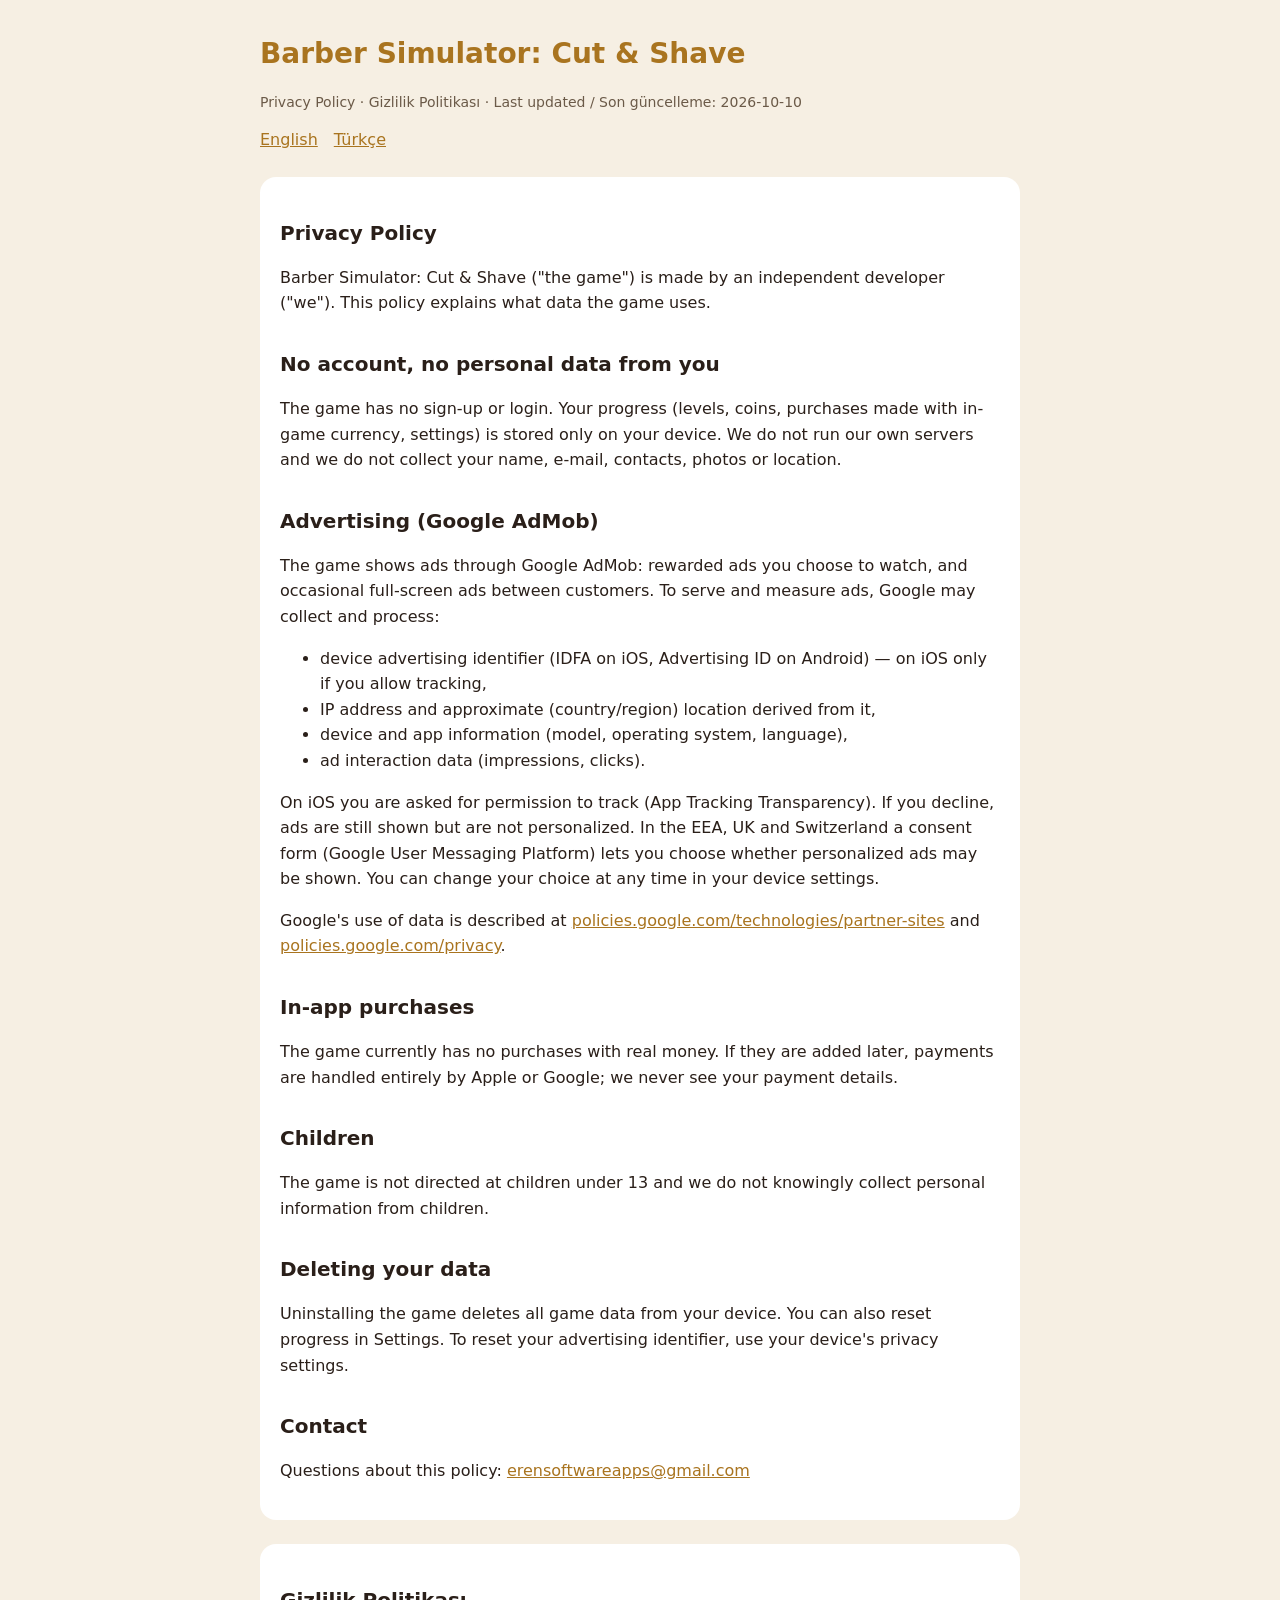
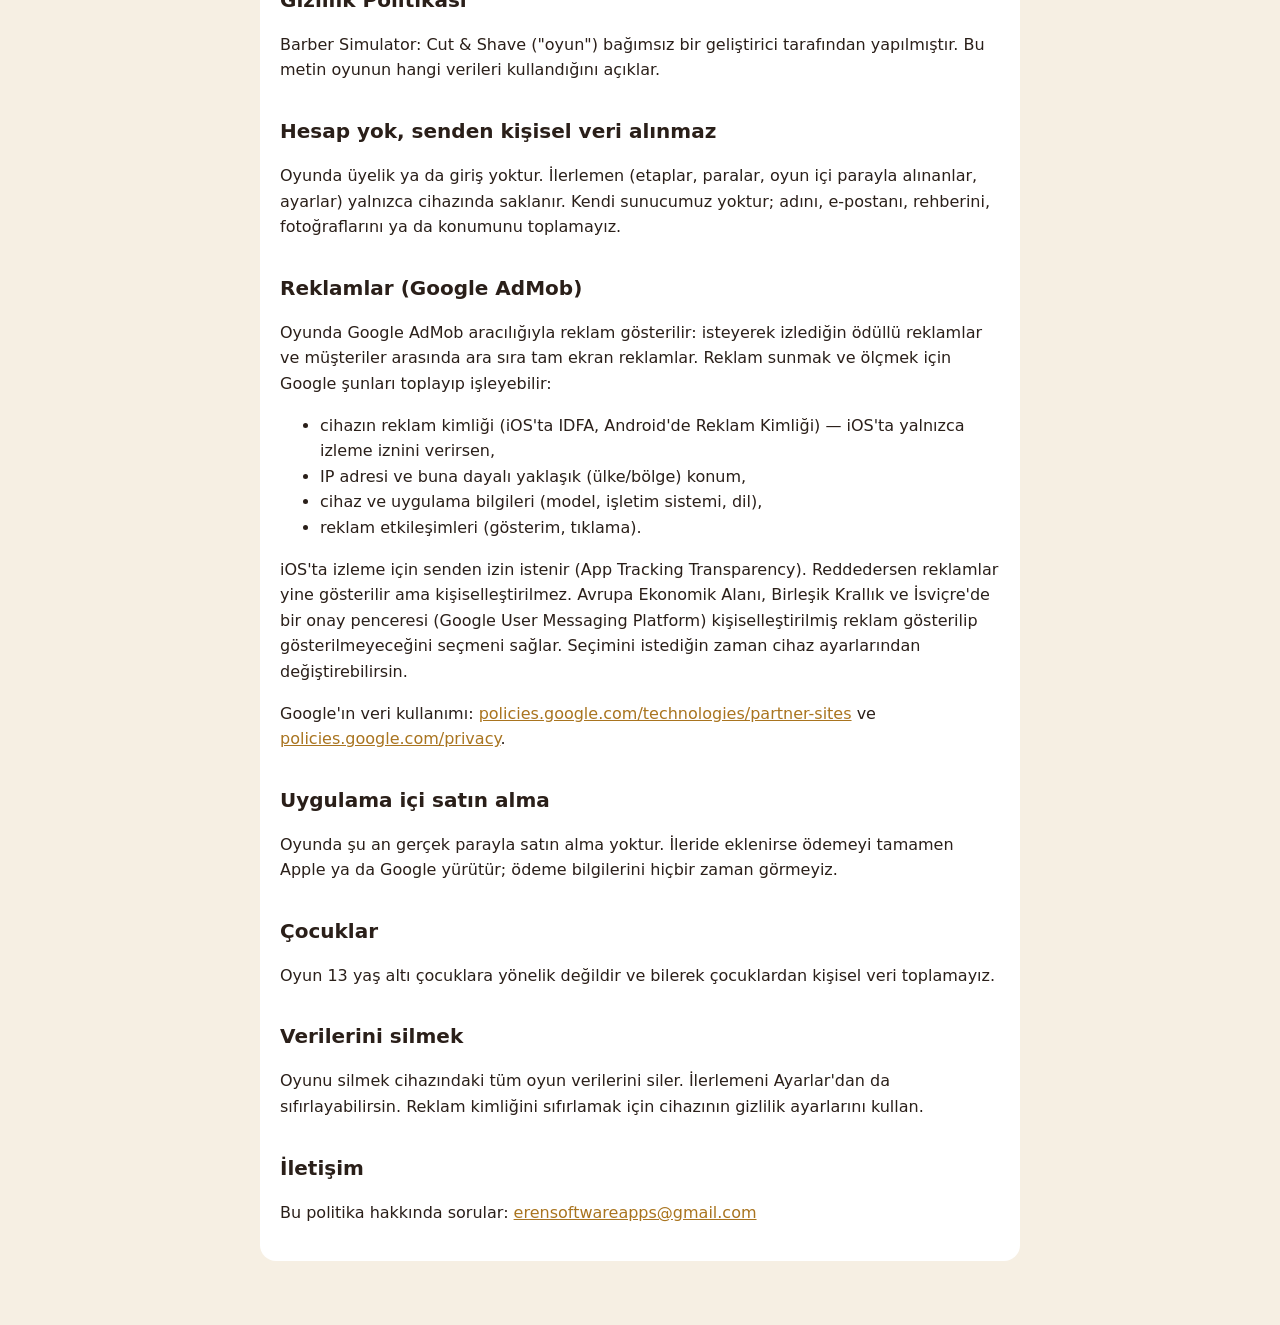
<file: index.html>
<!doctype html>
<html lang="en">
<head>
<meta charset="utf-8">
<meta name="viewport" content="width=device-width, initial-scale=1">
<title>Barber Simulator — Privacy Policy</title>
<style>
  :root { --bg:#1c1511; --card:#2a1f19; --text:#f3e7d3; --muted:#c4b29c; --gold:#dda53c; }
  @media (prefers-color-scheme: light) {
    :root { --bg:#f6efe3; --card:#ffffff; --text:#2a1f19; --muted:#6b5a48; --gold:#a9741f; }
  }
  body { margin:0; background:var(--bg); color:var(--text);
         font:16px/1.6 -apple-system, system-ui, "Segoe UI", Roboto, sans-serif; }
  main { max-width:760px; margin:0 auto; padding:32px 16px 64px; }
  h1 { color:var(--gold); margin:0 0 4px; font-size:28px; }
  h2 { margin:32px 0 8px; font-size:20px; }
  section { background:var(--card); border-radius:16px; padding:8px 20px 20px; margin-top:24px; }
  .muted { color:var(--muted); font-size:14px; }
  a { color:var(--gold); }
  nav a { margin-right:16px; }
</style>
</head>
<body>
<main>
  <h1>Barber Simulator: Cut &amp; Shave</h1>
  <p class="muted">Privacy Policy · Gizlilik Politikası · Last updated / Son güncelleme: 2026-10-10</p>
  <nav><a href="#en">English</a><a href="#tr">Türkçe</a></nav>

  <section id="en">
    <h2>Privacy Policy</h2>
    <p>Barber Simulator: Cut &amp; Shave ("the game") is made by an independent developer ("we"). This policy explains what data the game uses.</p>

    <h2>No account, no personal data from you</h2>
    <p>The game has no sign-up or login. Your progress (levels, coins, purchases made with in-game currency, settings) is stored only on your device. We do not run our own servers and we do not collect your name, e-mail, contacts, photos or location.</p>

    <h2>Advertising (Google AdMob)</h2>
    <p>The game shows ads through Google AdMob: rewarded ads you choose to watch, and occasional full-screen ads between customers. To serve and measure ads, Google may collect and process:</p>
    <ul>
      <li>device advertising identifier (IDFA on iOS, Advertising ID on Android) — on iOS only if you allow tracking,</li>
      <li>IP address and approximate (country/region) location derived from it,</li>
      <li>device and app information (model, operating system, language),</li>
      <li>ad interaction data (impressions, clicks).</li>
    </ul>
    <p>On iOS you are asked for permission to track (App Tracking Transparency). If you decline, ads are still shown but are not personalized. In the EEA, UK and Switzerland a consent form (Google User Messaging Platform) lets you choose whether personalized ads may be shown. You can change your choice at any time in your device settings.</p>
    <p>Google's use of data is described at <a href="https://policies.google.com/technologies/partner-sites">policies.google.com/technologies/partner-sites</a> and <a href="https://policies.google.com/privacy">policies.google.com/privacy</a>.</p>

    <h2>In-app purchases</h2>
    <p>The game currently has no purchases with real money. If they are added later, payments are handled entirely by Apple or Google; we never see your payment details.</p>

    <h2>Children</h2>
    <p>The game is not directed at children under 13 and we do not knowingly collect personal information from children.</p>

    <h2>Deleting your data</h2>
    <p>Uninstalling the game deletes all game data from your device. You can also reset progress in Settings. To reset your advertising identifier, use your device's privacy settings.</p>

    <h2>Contact</h2>
    <p>Questions about this policy: <a href="mailto:erensoftwareapps@gmail.com">erensoftwareapps@gmail.com</a></p>
  </section>

  <section id="tr">
    <h2>Gizlilik Politikası</h2>
    <p>Barber Simulator: Cut &amp; Shave ("oyun") bağımsız bir geliştirici tarafından yapılmıştır. Bu metin oyunun hangi verileri kullandığını açıklar.</p>

    <h2>Hesap yok, senden kişisel veri alınmaz</h2>
    <p>Oyunda üyelik ya da giriş yoktur. İlerlemen (etaplar, paralar, oyun içi parayla alınanlar, ayarlar) yalnızca cihazında saklanır. Kendi sunucumuz yoktur; adını, e-postanı, rehberini, fotoğraflarını ya da konumunu toplamayız.</p>

    <h2>Reklamlar (Google AdMob)</h2>
    <p>Oyunda Google AdMob aracılığıyla reklam gösterilir: isteyerek izlediğin ödüllü reklamlar ve müşteriler arasında ara sıra tam ekran reklamlar. Reklam sunmak ve ölçmek için Google şunları toplayıp işleyebilir:</p>
    <ul>
      <li>cihazın reklam kimliği (iOS'ta IDFA, Android'de Reklam Kimliği) — iOS'ta yalnızca izleme iznini verirsen,</li>
      <li>IP adresi ve buna dayalı yaklaşık (ülke/bölge) konum,</li>
      <li>cihaz ve uygulama bilgileri (model, işletim sistemi, dil),</li>
      <li>reklam etkileşimleri (gösterim, tıklama).</li>
    </ul>
    <p>iOS'ta izleme için senden izin istenir (App Tracking Transparency). Reddedersen reklamlar yine gösterilir ama kişiselleştirilmez. Avrupa Ekonomik Alanı, Birleşik Krallık ve İsviçre'de bir onay penceresi (Google User Messaging Platform) kişiselleştirilmiş reklam gösterilip gösterilmeyeceğini seçmeni sağlar. Seçimini istediğin zaman cihaz ayarlarından değiştirebilirsin.</p>
    <p>Google'ın veri kullanımı: <a href="https://policies.google.com/technologies/partner-sites">policies.google.com/technologies/partner-sites</a> ve <a href="https://policies.google.com/privacy">policies.google.com/privacy</a>.</p>

    <h2>Uygulama içi satın alma</h2>
    <p>Oyunda şu an gerçek parayla satın alma yoktur. İleride eklenirse ödemeyi tamamen Apple ya da Google yürütür; ödeme bilgilerini hiçbir zaman görmeyiz.</p>

    <h2>Çocuklar</h2>
    <p>Oyun 13 yaş altı çocuklara yönelik değildir ve bilerek çocuklardan kişisel veri toplamayız.</p>

    <h2>Verilerini silmek</h2>
    <p>Oyunu silmek cihazındaki tüm oyun verilerini siler. İlerlemeni Ayarlar'dan da sıfırlayabilirsin. Reklam kimliğini sıfırlamak için cihazının gizlilik ayarlarını kullan.</p>

    <h2>İletişim</h2>
    <p>Bu politika hakkında sorular: <a href="mailto:erensoftwareapps@gmail.com">erensoftwareapps@gmail.com</a></p>
  </section>
</main>
</body>
</html>
</file>
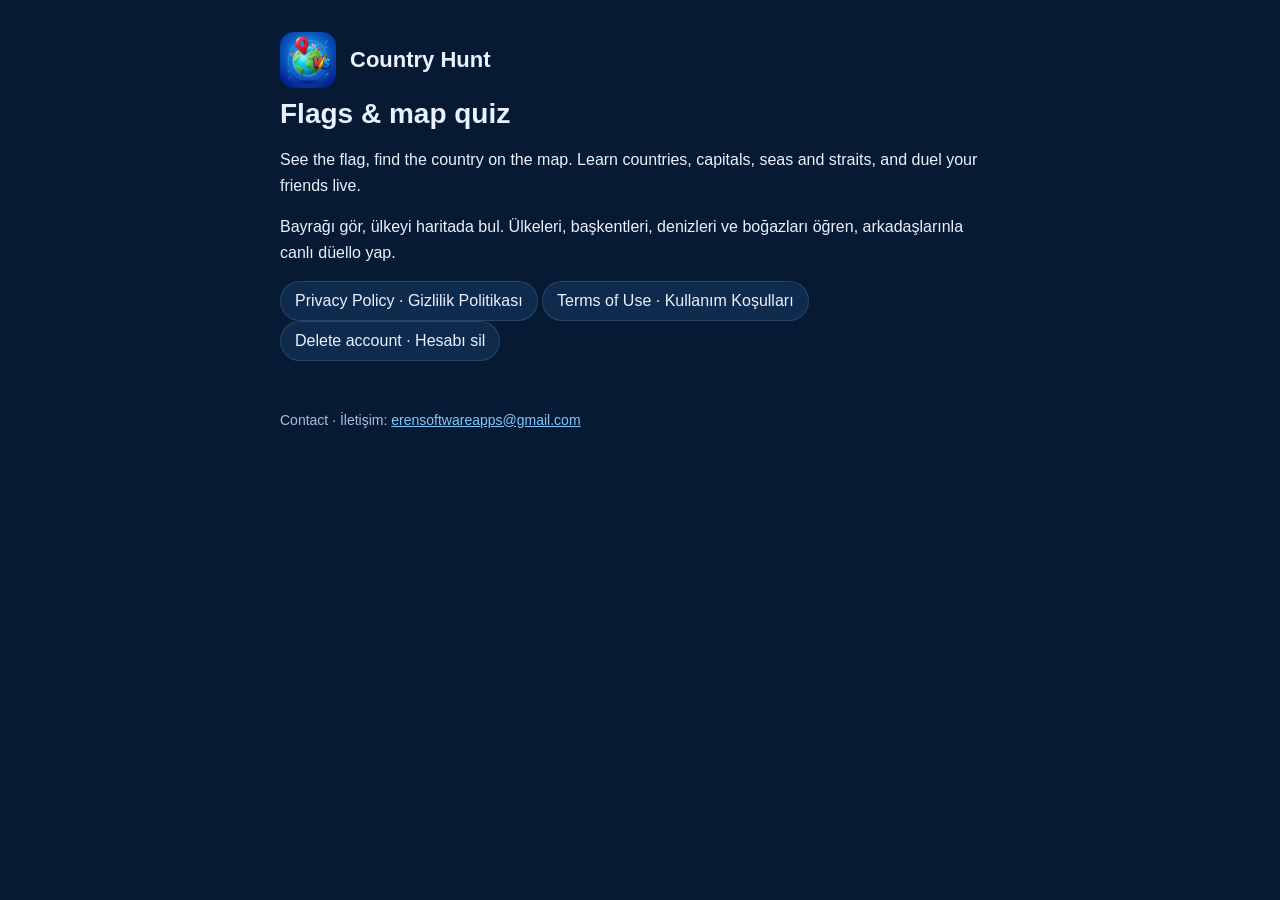
<file: country-hunt/index.html>
<!doctype html>
<html lang="en">
<head>
  <meta charset="utf-8">
  <meta name="viewport" content="width=device-width, initial-scale=1">
  <title>Country Hunt</title>
  <link rel="stylesheet" href="style.css">
</head>
<body>
<main>
  <header>
    <img src="icon.png" alt="">
    <span class="name">Country Hunt</span>
  </header>
  <h1>Flags &amp; map quiz</h1>
  <p>See the flag, find the country on the map. Learn countries, capitals, seas and straits, and duel your
    friends live.</p>
  <p lang="tr">Bayrağı gör, ülkeyi haritada bul. Ülkeleri, başkentleri, denizleri ve boğazları öğren, arkadaşlarınla
    canlı düello yap.</p>
  <p>
    <a class="button" href="privacy/">Privacy Policy · Gizlilik Politikası</a>
    <a class="button" href="terms/">Terms of Use · Kullanım Koşulları</a>
    <a class="button" href="delete-account/">Delete account · Hesabı sil</a>
  </p>
  <footer>Contact · İletişim: <a href="mailto:erensoftwareapps@gmail.com">erensoftwareapps@gmail.com</a></footer>
</main>
</body>
</html>
</file>
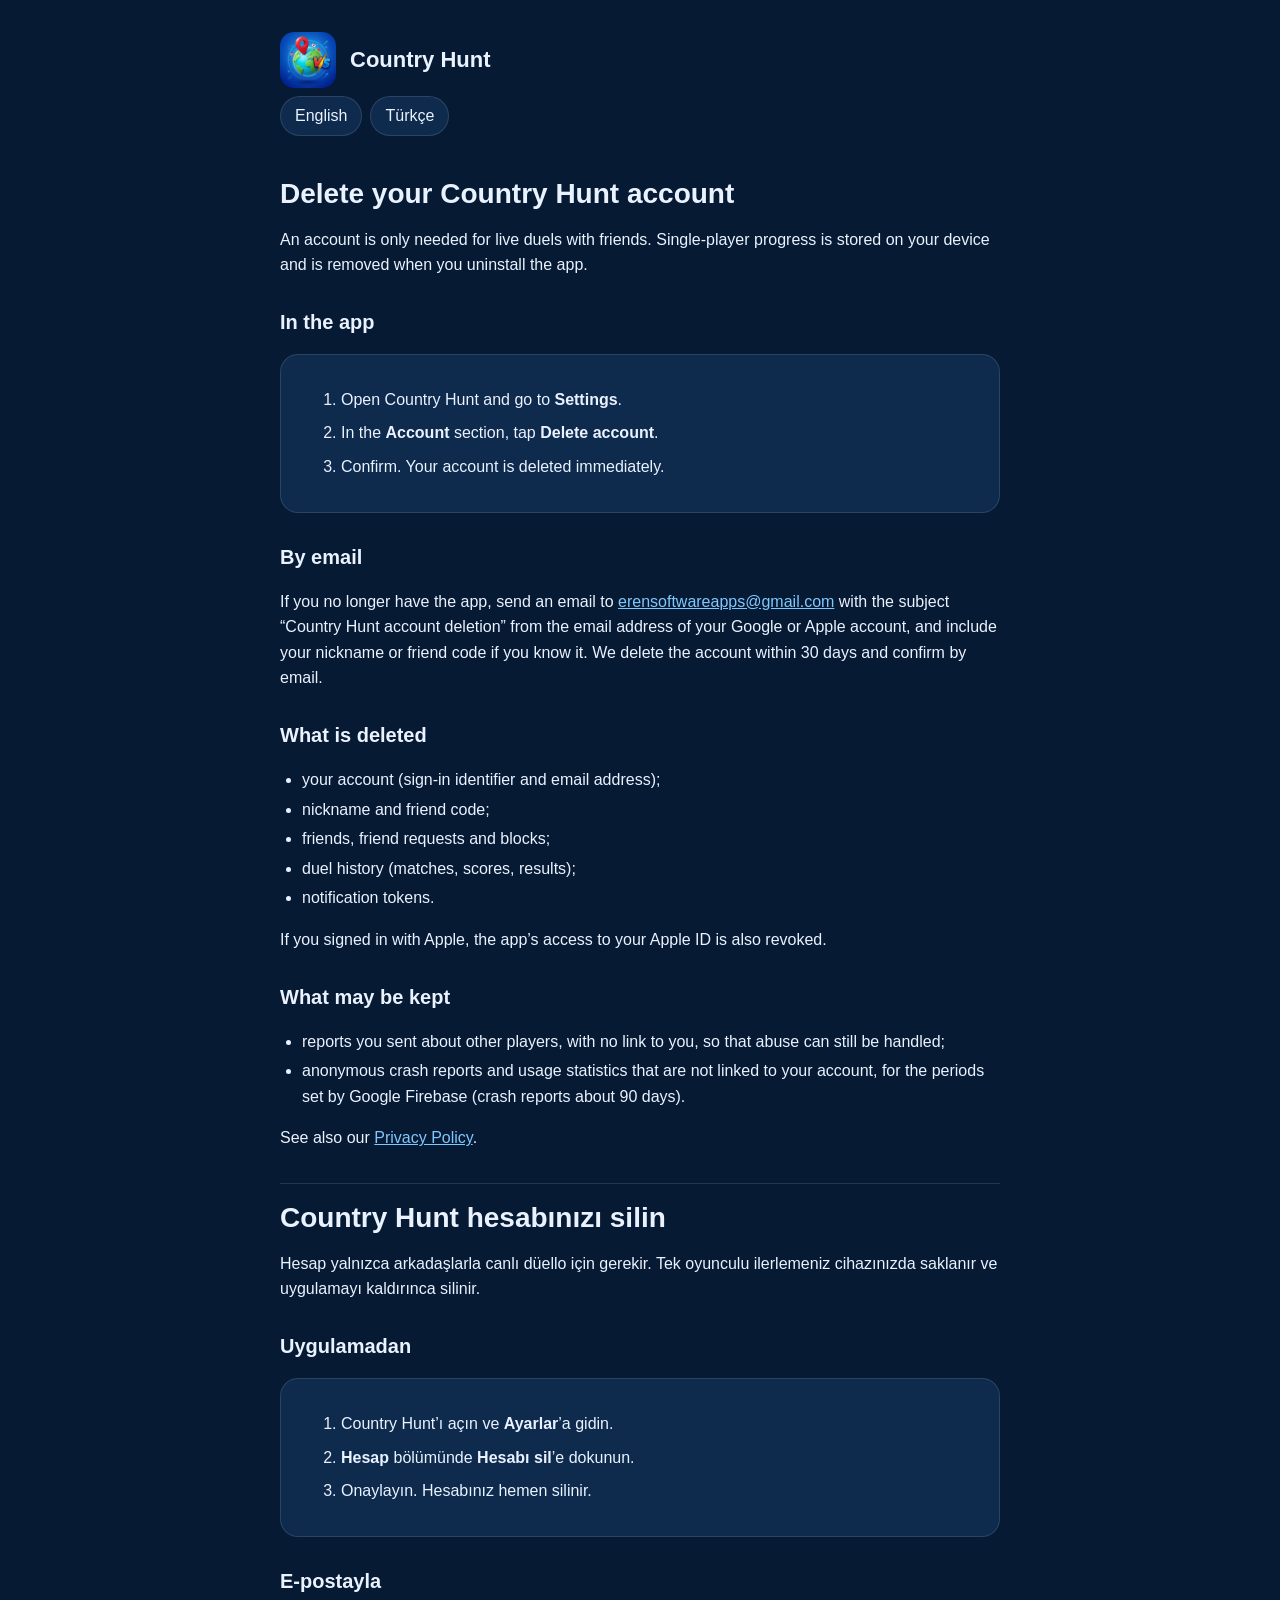
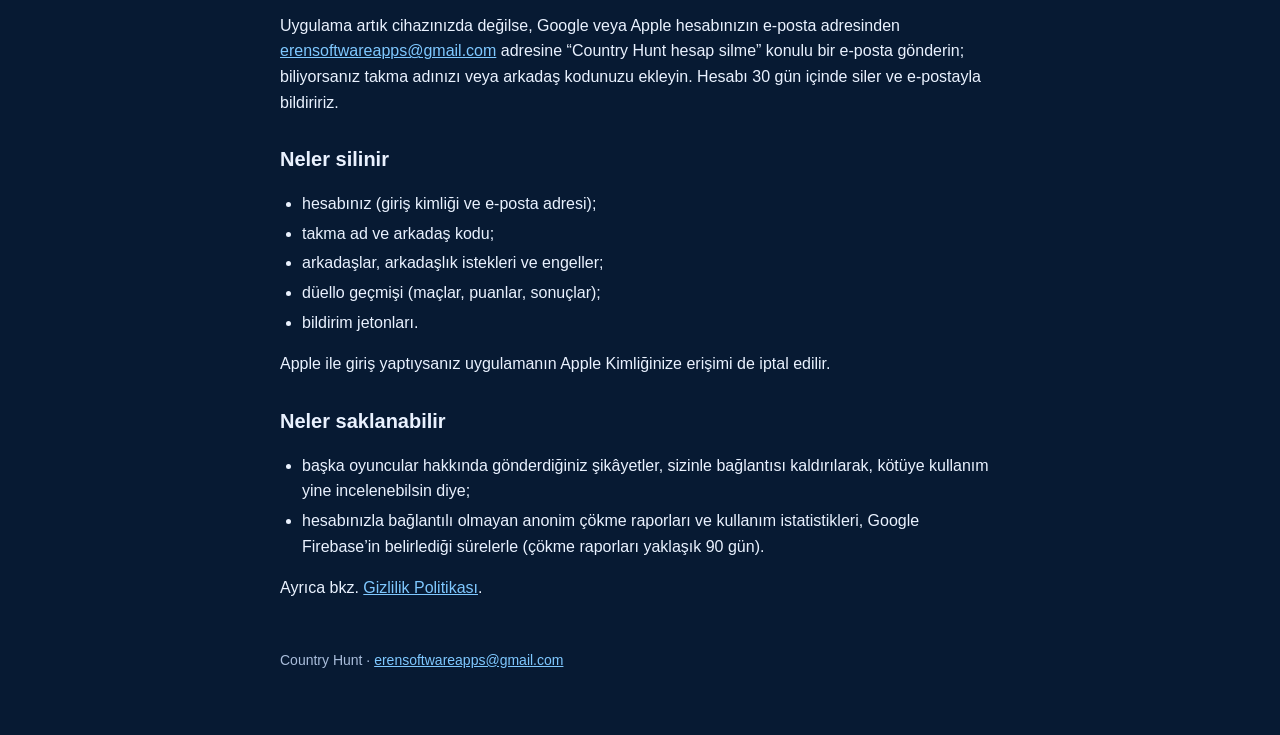
<file: country-hunt/delete-account/index.html>
<!doctype html>
<html lang="en">
<head>
  <meta charset="utf-8">
  <meta name="viewport" content="width=device-width, initial-scale=1">
  <title>Delete your account · Country Hunt</title>
  <link rel="stylesheet" href="../style.css">
</head>
<body>
<main>
  <header>
    <img src="../icon.png" alt="">
    <span class="name">Country Hunt</span>
  </header>
  <nav class="lang"><a href="#en">English</a><a href="#tr">Türkçe</a></nav>

  <section class="lang-block" id="en" lang="en">
    <h1>Delete your Country Hunt account</h1>
    <p>An account is only needed for live duels with friends. Single-player progress is stored on your device and
      is removed when you uninstall the app.</p>

    <h2>In the app</h2>
    <div class="card">
      <ol class="steps">
        <li>Open Country Hunt and go to <strong>Settings</strong>.</li>
        <li>In the <strong>Account</strong> section, tap <strong>Delete account</strong>.</li>
        <li>Confirm. Your account is deleted immediately.</li>
      </ol>
    </div>

    <h2>By email</h2>
    <p>If you no longer have the app, send an email to
      <a href="mailto:erensoftwareapps@gmail.com?subject=Country%20Hunt%20account%20deletion">erensoftwareapps@gmail.com</a>
      with the subject “Country Hunt account deletion” from the email address of your Google or Apple account, and
      include your nickname or friend code if you know it. We delete the account within 30 days and confirm by
      email.</p>

    <h2>What is deleted</h2>
    <ul>
      <li>your account (sign-in identifier and email address);</li>
      <li>nickname and friend code;</li>
      <li>friends, friend requests and blocks;</li>
      <li>duel history (matches, scores, results);</li>
      <li>notification tokens.</li>
    </ul>
    <p>If you signed in with Apple, the app’s access to your Apple ID is also revoked.</p>

    <h2>What may be kept</h2>
    <ul>
      <li>reports you sent about other players, with no link to you, so that abuse can still be handled;</li>
      <li>anonymous crash reports and usage statistics that are not linked to your account, for the periods set
        by Google Firebase (crash reports about 90 days).</li>
    </ul>
    <p>See also our <a href="../privacy/">Privacy Policy</a>.</p>
  </section>

  <section class="lang-block" id="tr" lang="tr">
    <h1>Country Hunt hesabınızı silin</h1>
    <p>Hesap yalnızca arkadaşlarla canlı düello için gerekir. Tek oyunculu ilerlemeniz cihazınızda saklanır ve
      uygulamayı kaldırınca silinir.</p>

    <h2>Uygulamadan</h2>
    <div class="card">
      <ol class="steps">
        <li>Country Hunt’ı açın ve <strong>Ayarlar</strong>’a gidin.</li>
        <li><strong>Hesap</strong> bölümünde <strong>Hesabı sil</strong>’e dokunun.</li>
        <li>Onaylayın. Hesabınız hemen silinir.</li>
      </ol>
    </div>

    <h2>E-postayla</h2>
    <p>Uygulama artık cihazınızda değilse, Google veya Apple hesabınızın e-posta adresinden
      <a href="mailto:erensoftwareapps@gmail.com?subject=Country%20Hunt%20hesap%20silme">erensoftwareapps@gmail.com</a>
      adresine “Country Hunt hesap silme” konulu bir e-posta gönderin; biliyorsanız takma adınızı veya arkadaş
      kodunuzu ekleyin. Hesabı 30 gün içinde siler ve e-postayla bildiririz.</p>

    <h2>Neler silinir</h2>
    <ul>
      <li>hesabınız (giriş kimliği ve e-posta adresi);</li>
      <li>takma ad ve arkadaş kodu;</li>
      <li>arkadaşlar, arkadaşlık istekleri ve engeller;</li>
      <li>düello geçmişi (maçlar, puanlar, sonuçlar);</li>
      <li>bildirim jetonları.</li>
    </ul>
    <p>Apple ile giriş yaptıysanız uygulamanın Apple Kimliğinize erişimi de iptal edilir.</p>

    <h2>Neler saklanabilir</h2>
    <ul>
      <li>başka oyuncular hakkında gönderdiğiniz şikâyetler, sizinle bağlantısı kaldırılarak, kötüye kullanım
        yine incelenebilsin diye;</li>
      <li>hesabınızla bağlantılı olmayan anonim çökme raporları ve kullanım istatistikleri, Google Firebase’in
        belirlediği sürelerle (çökme raporları yaklaşık 90 gün).</li>
    </ul>
    <p>Ayrıca bkz. <a href="../privacy/#tr">Gizlilik Politikası</a>.</p>
  </section>

  <footer>Country Hunt · <a href="mailto:erensoftwareapps@gmail.com">erensoftwareapps@gmail.com</a></footer>
</main>
</body>
</html>
</file>
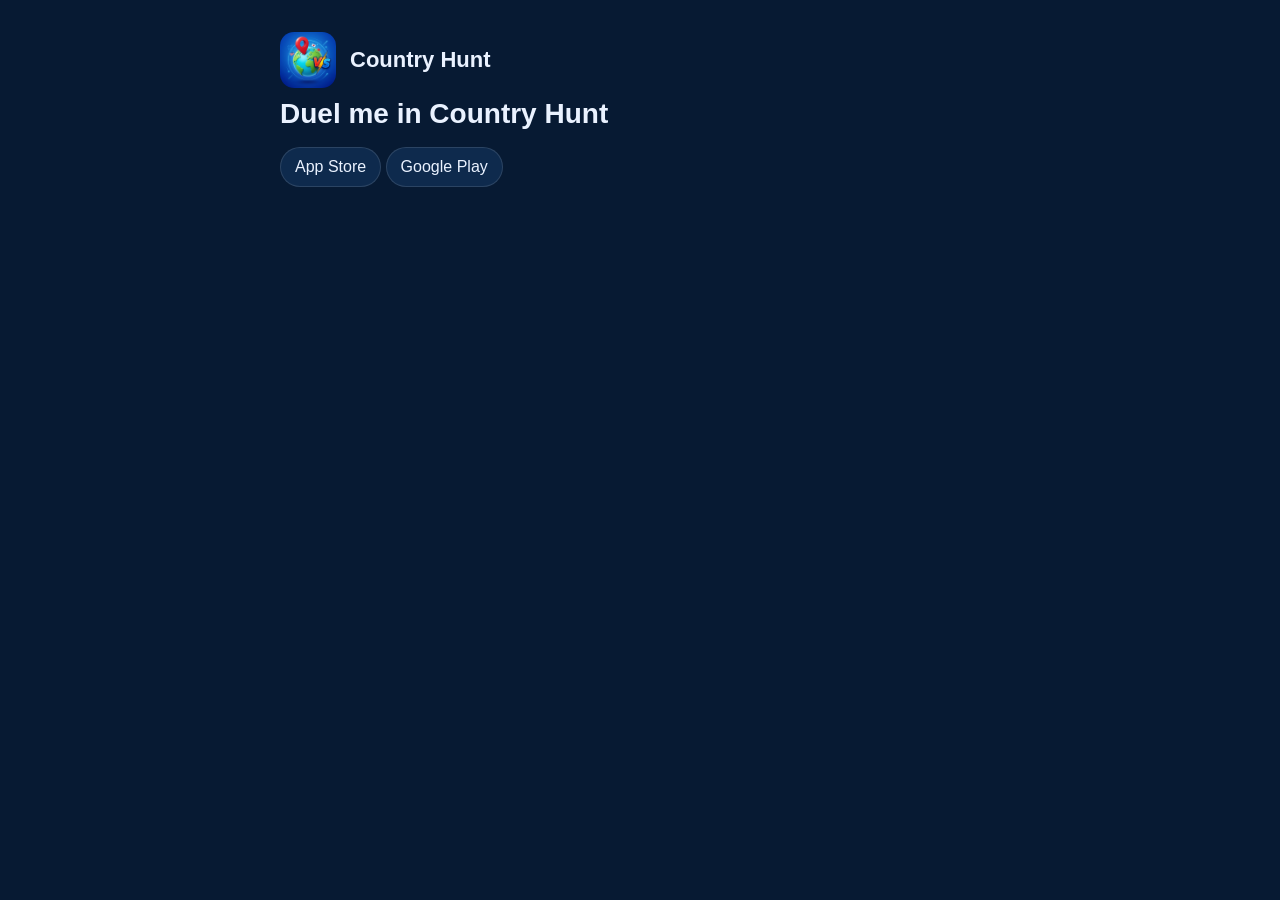
<file: country-hunt/invite/index.html>
<!doctype html>
<html lang="en">
<head>
  <meta charset="utf-8">
  <meta name="viewport" content="width=device-width, initial-scale=1">
  <title>Duel me in Country Hunt</title>
  <meta property="og:title" content="Duel me in Country Hunt">
  <meta property="og:description" content="See the flag, find the country on the map. Join me for a live duel.">
  <meta property="og:type" content="website">
  <meta property="og:image" content="https://erenctns.github.io/country-hunt/icon.png">
  <link rel="stylesheet" href="../style.css">
</head>
<body>
<main>
  <header>
    <img src="../icon.png" alt="">
    <span class="name">Country Hunt</span>
  </header>
  <h1 id="title">Duel me in Country Hunt</h1>
  <p id="body">Install the game, then add me with this friend code:</p>
  <p id="code-row" hidden><strong id="code"></strong></p>
  <p>
    <a class="button" id="ios" href="https://apps.apple.com/app/id6831662677">App Store</a>
    <a class="button" id="android" href="https://play.google.com/store/apps/details?id=com.erenctns.countryhunt">Google Play</a>
  </p>
</main>
<script>
  // Uygulama yüklüyse link buraya hiç gelmez, doğrudan uygulamayı açar. Burası uygulaması olmayanlar için.
  var ua = navigator.userAgent;
  var ipad = navigator.platform === 'MacIntel' && navigator.maxTouchPoints > 1;
  var ios = /iPhone|iPad|iPod/.test(ua) || ipad;
  var android = /Android/.test(ua);
  var code = new URLSearchParams(location.search).get('friend');
  if (/^[A-Za-z0-9-]{4,12}$/.test(code || '')) {
    document.getElementById('code').textContent = code;
    document.getElementById('code-row').hidden = false;
  } else {
    document.getElementById('body').hidden = true;
  }
  if ((navigator.language || '').toLowerCase().indexOf('tr') === 0) {
    document.documentElement.lang = 'tr';
    document.getElementById('title').textContent = "Country Hunt'ta benimle düello yap";
    document.getElementById('body').textContent = 'Oyunu yükle, sonra bu arkadaş koduyla beni ekle:';
  }
  if (ios) document.getElementById('android').hidden = true;
  if (android) document.getElementById('ios').hidden = true;
  // Kod sayfada görünsün diye kısa bir bekleme; mesajda da yazıyor.
  if (ios || android) {
    setTimeout(function () {
      location.href = document.getElementById(ios ? 'ios' : 'android').href;
    }, 2500);
  }
</script>
</body>
</html>
</file>
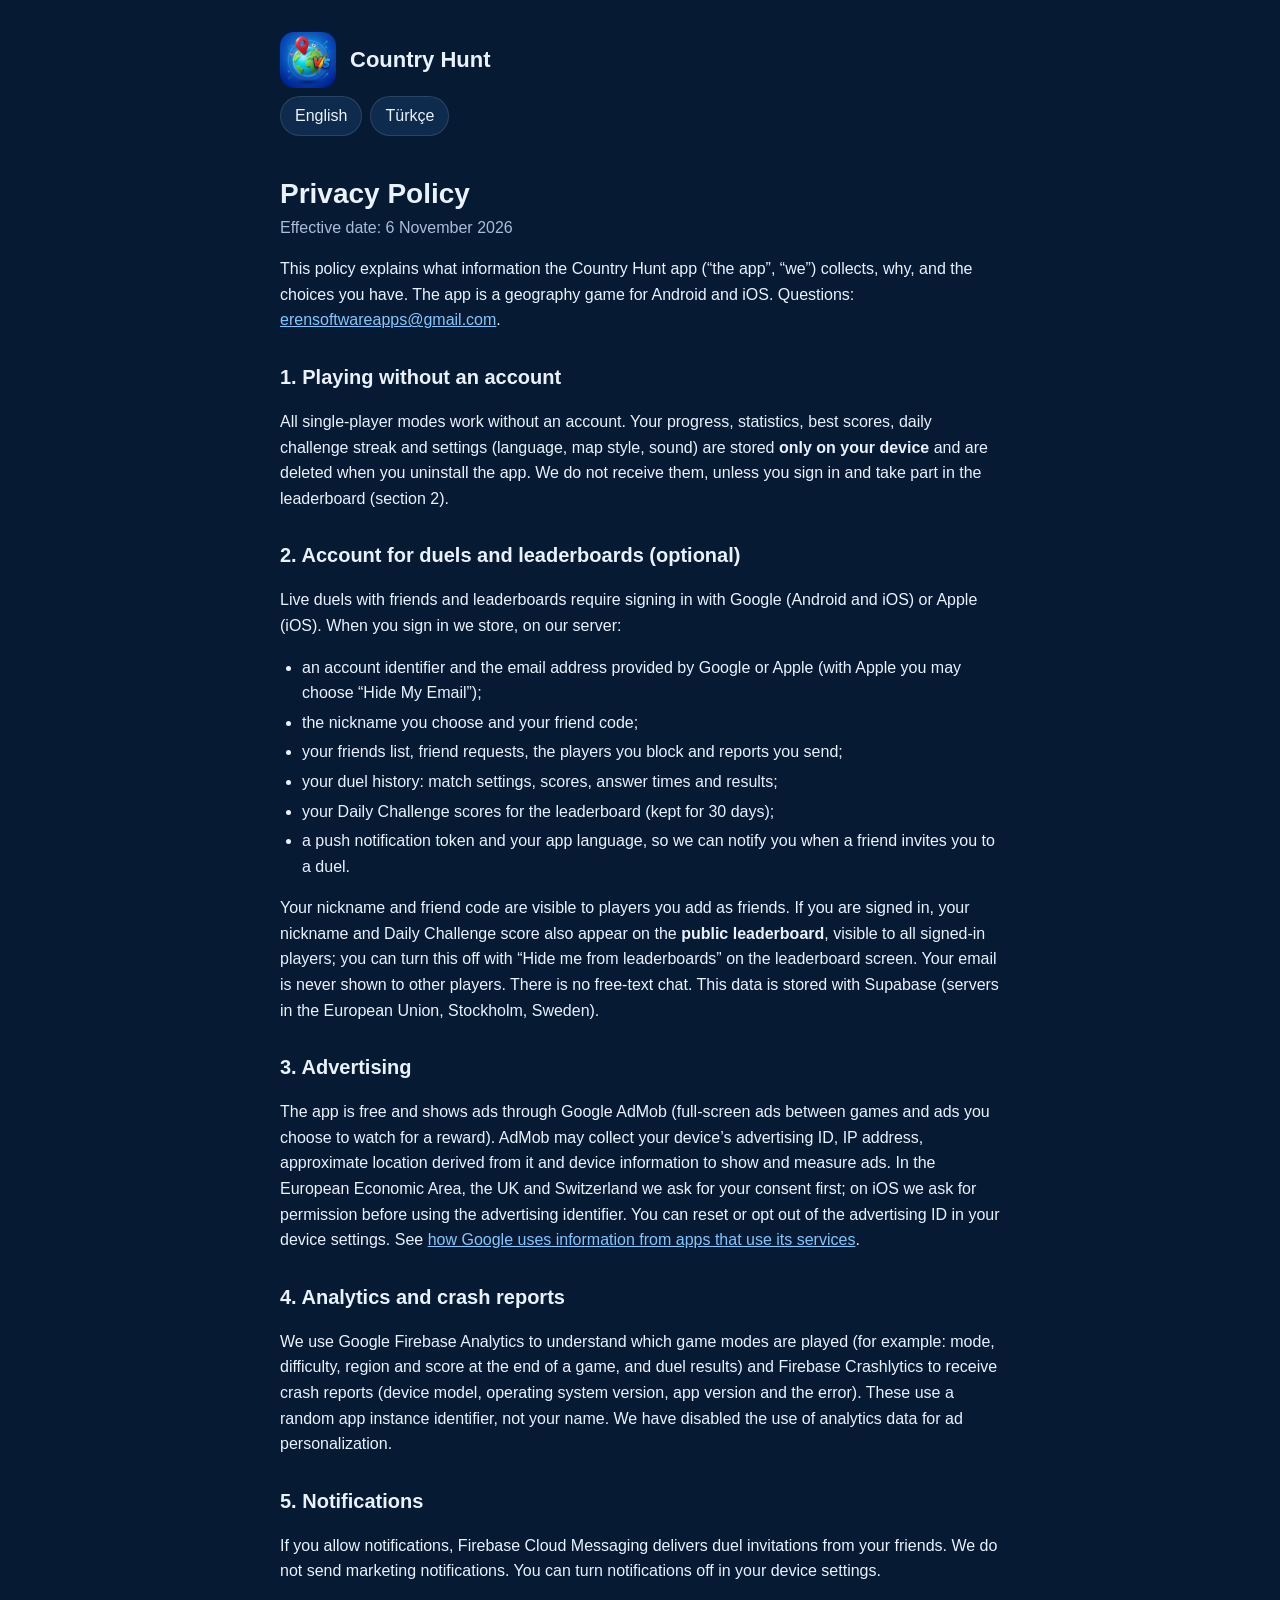
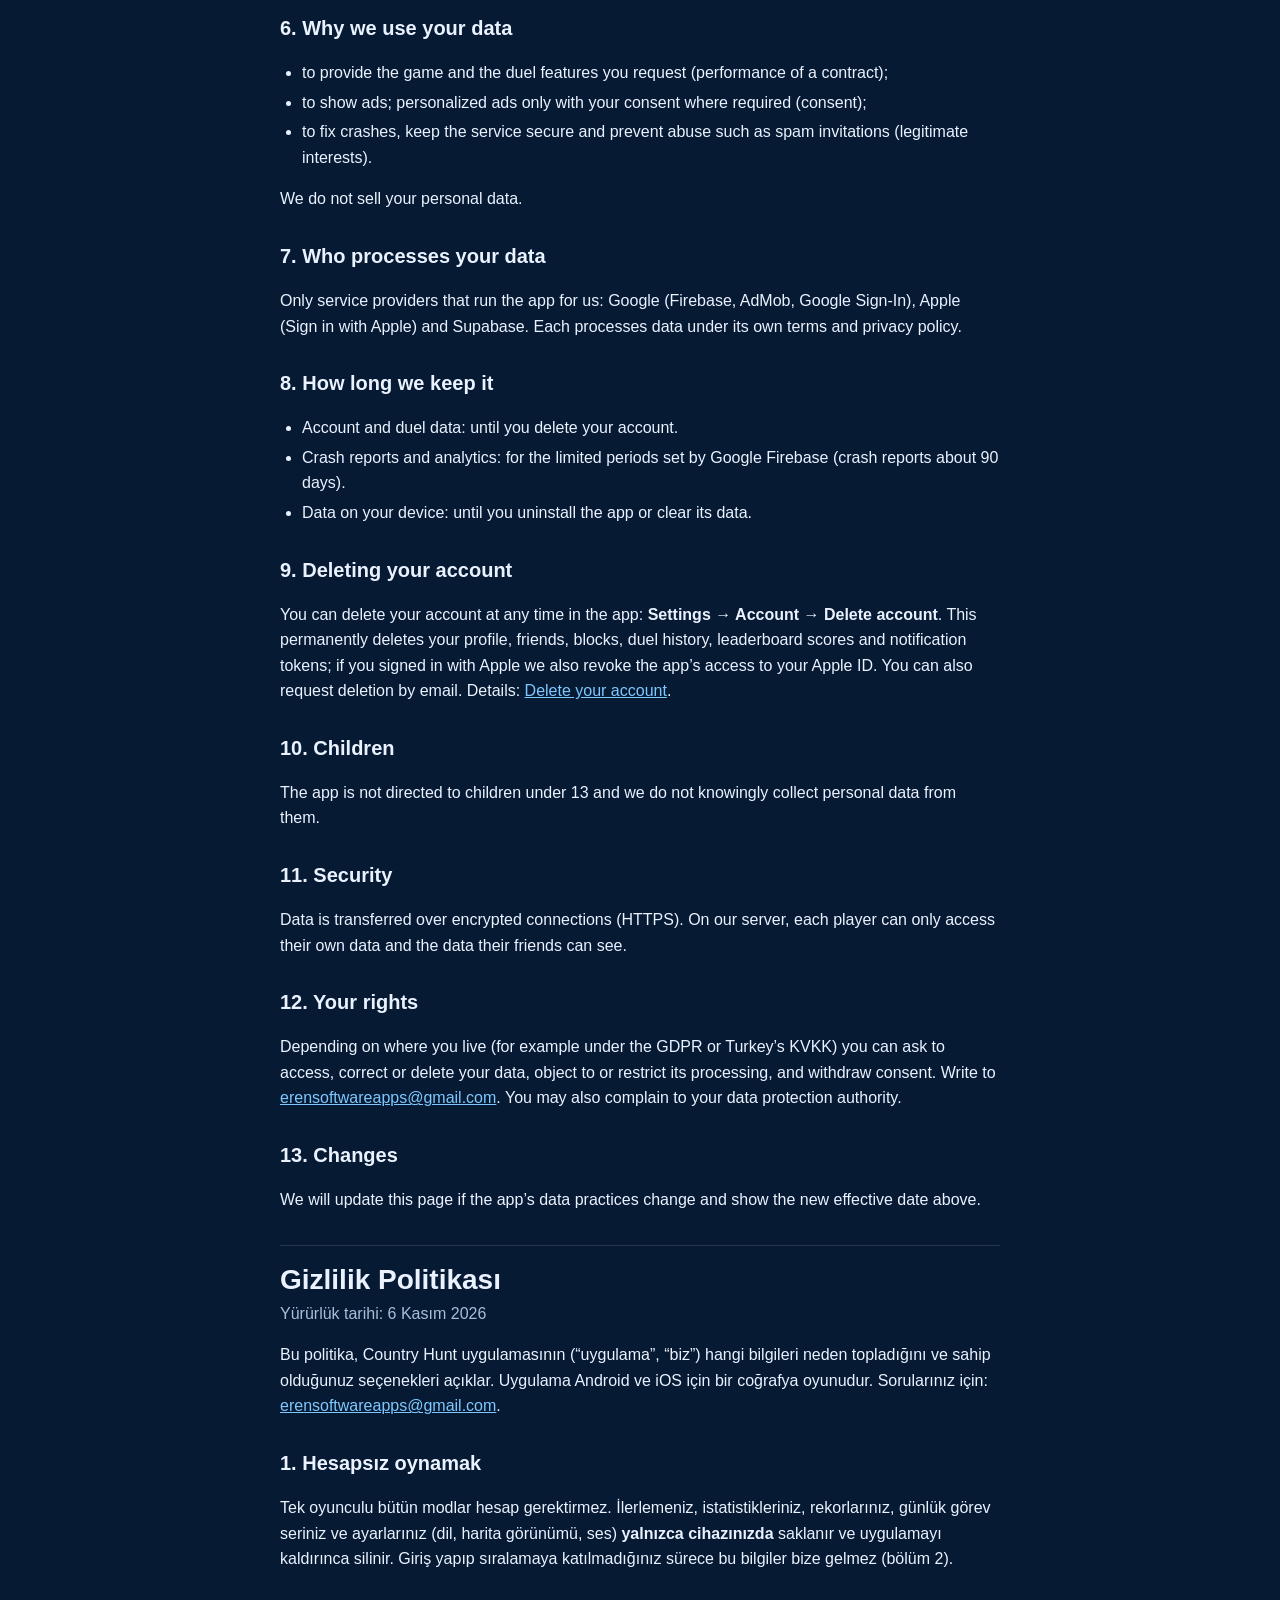
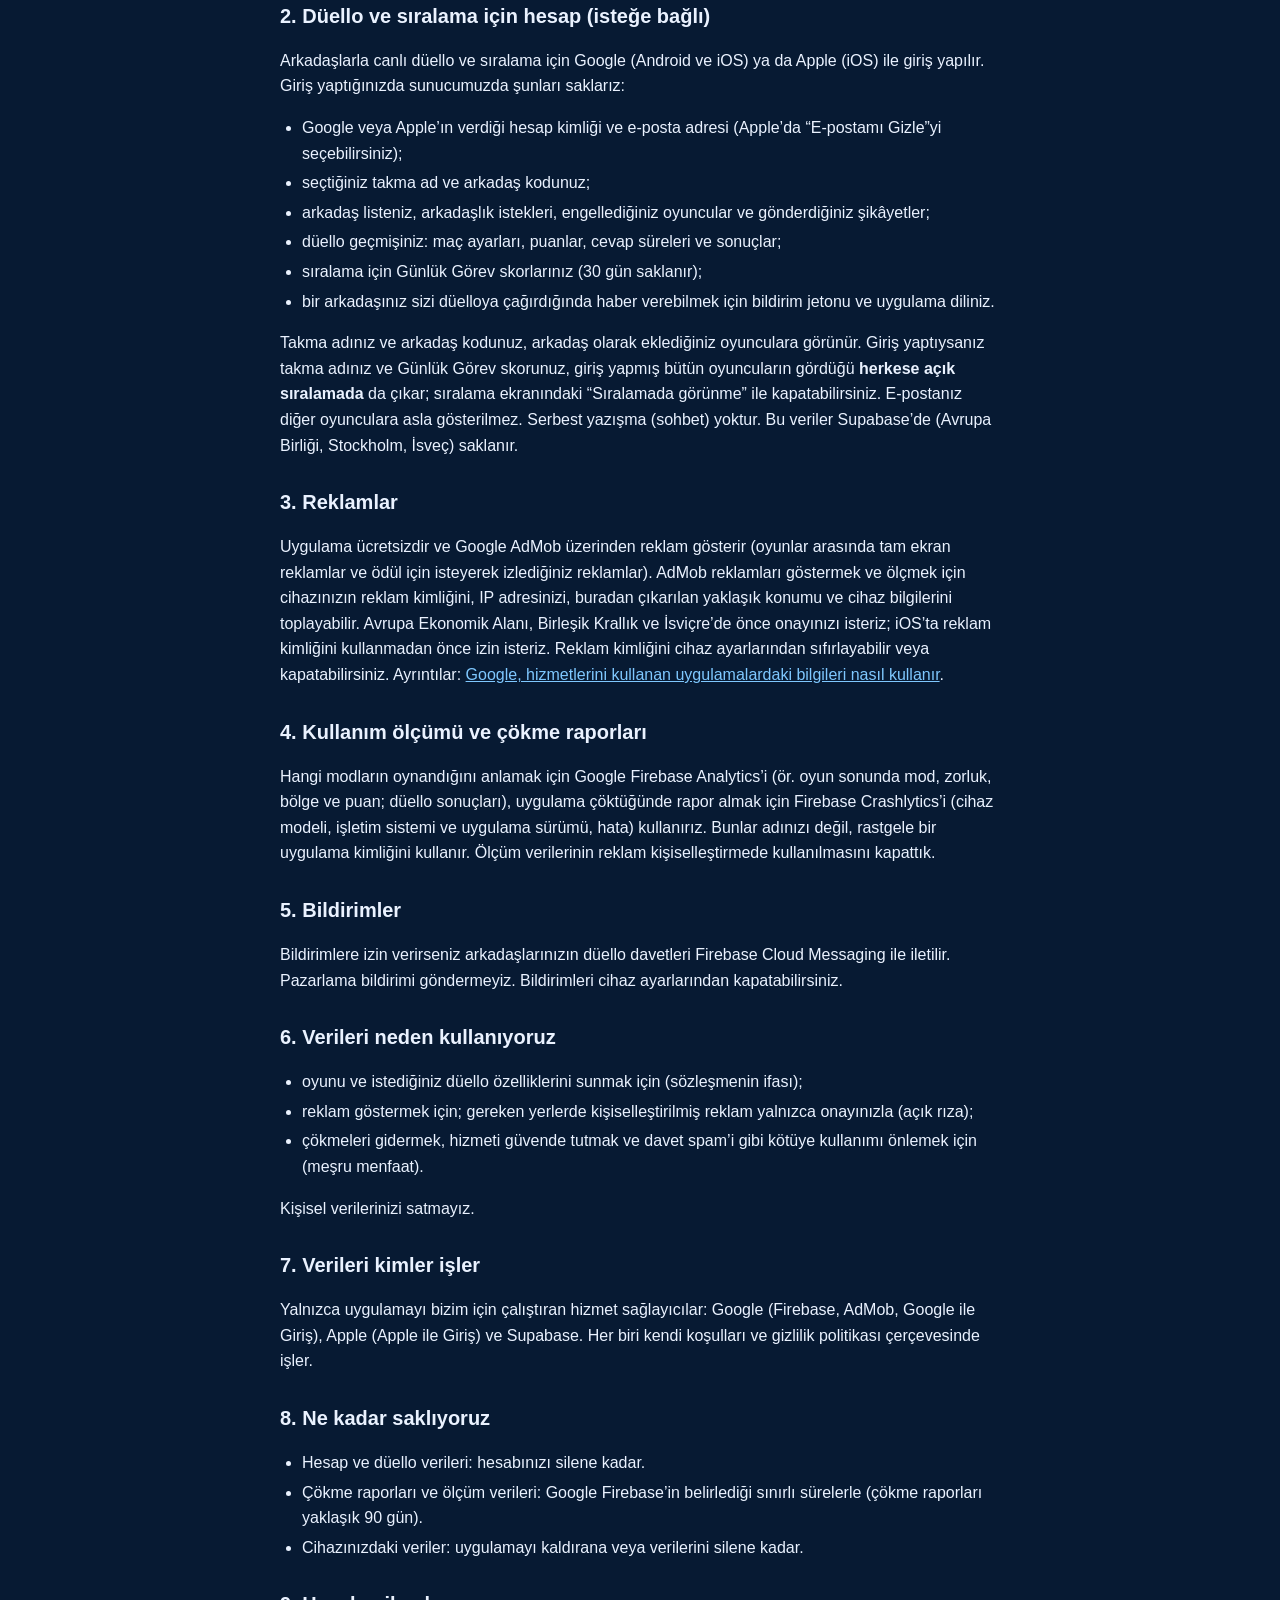
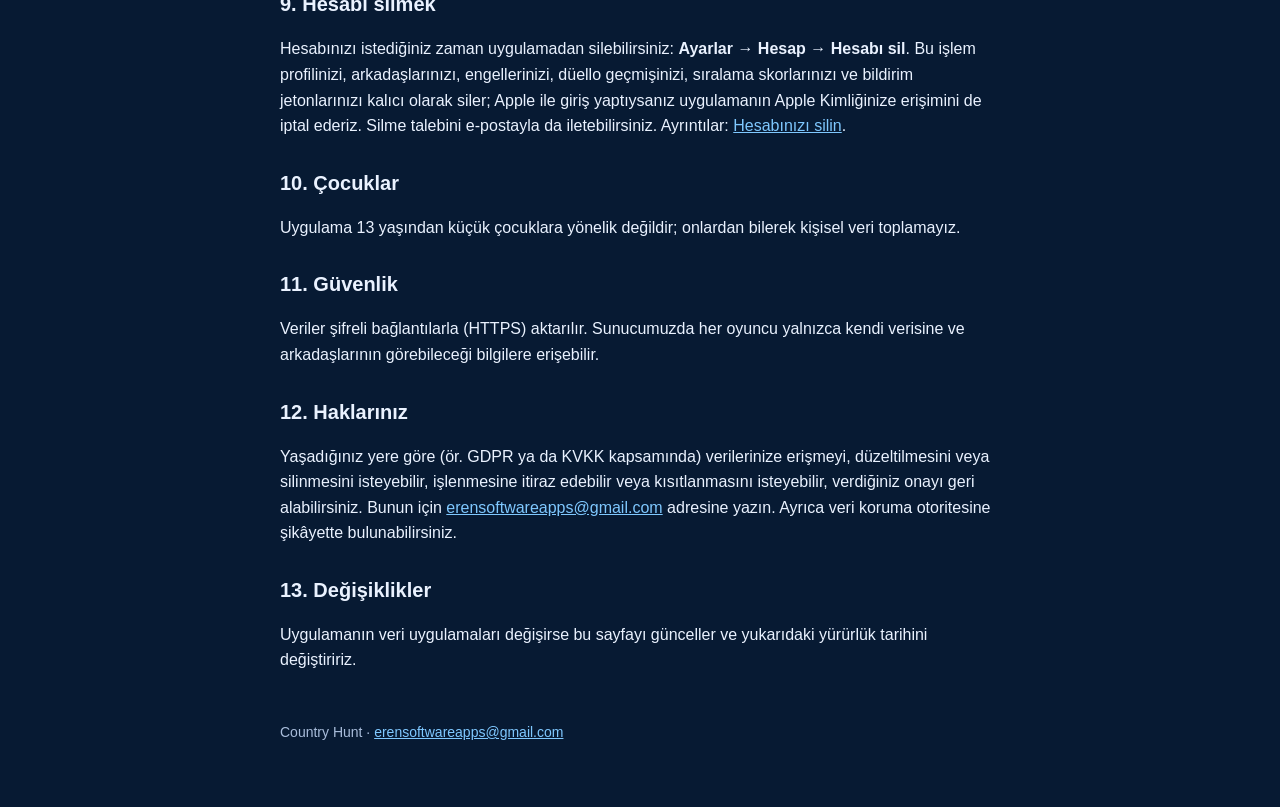
<file: country-hunt/privacy/index.html>
<!doctype html>
<html lang="en">
<head>
  <meta charset="utf-8">
  <meta name="viewport" content="width=device-width, initial-scale=1">
  <title>Privacy Policy · Country Hunt</title>
  <link rel="stylesheet" href="../style.css">
</head>
<body>
<main>
  <header>
    <img src="../icon.png" alt="">
    <span class="name">Country Hunt</span>
  </header>
  <nav class="lang"><a href="#en">English</a><a href="#tr">Türkçe</a></nav>

  <section class="lang-block" id="en" lang="en">
    <h1>Privacy Policy</h1>
    <p class="meta">Effective date: 6 November 2026</p>

    <p>This policy explains what information the Country Hunt app (“the app”, “we”) collects, why, and the
      choices you have. The app is a geography game for Android and iOS. Questions:
      <a href="mailto:erensoftwareapps@gmail.com">erensoftwareapps@gmail.com</a>.</p>

    <h2>1. Playing without an account</h2>
    <p>All single-player modes work without an account. Your progress, statistics, best scores, daily
      challenge streak and settings (language, map style, sound) are stored <strong>only on your device</strong>
      and are deleted when you uninstall the app. We do not receive them, unless you sign in and take part in the
      leaderboard (section 2).</p>

    <h2>2. Account for duels and leaderboards (optional)</h2>
    <p>Live duels with friends and leaderboards require signing in with Google (Android and iOS) or Apple (iOS). When you sign in we
      store, on our server:</p>
    <ul>
      <li>an account identifier and the email address provided by Google or Apple (with Apple you may choose
        “Hide My Email”);</li>
      <li>the nickname you choose and your friend code;</li>
      <li>your friends list, friend requests, the players you block and reports you send;</li>
      <li>your duel history: match settings, scores, answer times and results;</li>
      <li>your Daily Challenge scores for the leaderboard (kept for 30 days);</li>
      <li>a push notification token and your app language, so we can notify you when a friend invites you to a
        duel.</li>
    </ul>
    <p>Your nickname and friend code are visible to players you add as friends. If you are signed in, your nickname
      and Daily Challenge score also appear on the <strong>public leaderboard</strong>, visible to all signed-in
      players; you can turn this off with “Hide me from leaderboards” on the leaderboard screen. Your email is never
      shown to other players. There is no free-text chat.
      This data is stored with Supabase (servers in the European Union, Stockholm, Sweden).</p>

    <h2>3. Advertising</h2>
    <p>The app is free and shows ads through Google AdMob (full-screen ads between games and ads you choose to
      watch for a reward). AdMob may collect your device’s advertising ID, IP address, approximate location
      derived from it and device information to show and measure ads. In the European Economic Area, the UK and
      Switzerland we ask for your consent first; on iOS we ask for permission before using the advertising
      identifier. You can reset or opt out of the advertising ID in your device settings. See
      <a href="https://policies.google.com/technologies/partner-sites">how Google uses information from apps
      that use its services</a>.</p>

    <h2>4. Analytics and crash reports</h2>
    <p>We use Google Firebase Analytics to understand which game modes are played (for example: mode,
      difficulty, region and score at the end of a game, and duel results) and Firebase Crashlytics to receive
      crash reports (device model, operating system version, app version and the error). These use a random app
      instance identifier, not your name. We have disabled the use of analytics data for ad personalization.</p>

    <h2>5. Notifications</h2>
    <p>If you allow notifications, Firebase Cloud Messaging delivers duel invitations from your friends. We do not
      send marketing notifications. You can turn notifications off in your device settings.</p>

    <h2>6. Why we use your data</h2>
    <ul>
      <li>to provide the game and the duel features you request (performance of a contract);</li>
      <li>to show ads; personalized ads only with your consent where required (consent);</li>
      <li>to fix crashes, keep the service secure and prevent abuse such as spam invitations (legitimate
        interests).</li>
    </ul>
    <p>We do not sell your personal data.</p>

    <h2>7. Who processes your data</h2>
    <p>Only service providers that run the app for us: Google (Firebase, AdMob, Google Sign-In), Apple (Sign in
      with Apple) and Supabase. Each processes data under its own terms and privacy policy.</p>

    <h2>8. How long we keep it</h2>
    <ul>
      <li>Account and duel data: until you delete your account.</li>
      <li>Crash reports and analytics: for the limited periods set by Google Firebase (crash reports about
        90 days).</li>
      <li>Data on your device: until you uninstall the app or clear its data.</li>
    </ul>

    <h2>9. Deleting your account</h2>
    <p>You can delete your account at any time in the app: <strong>Settings → Account → Delete account</strong>.
      This permanently deletes your profile, friends, blocks, duel history, leaderboard scores and notification tokens; if you signed
      in with Apple we also revoke the app’s access to your Apple ID. You can also request deletion by email.
      Details: <a href="../delete-account/">Delete your account</a>.</p>

    <h2>10. Children</h2>
    <p>The app is not directed to children under 13 and we do not knowingly collect personal data from them.</p>

    <h2>11. Security</h2>
    <p>Data is transferred over encrypted connections (HTTPS). On our server, each player can only access their own
      data and the data their friends can see.</p>

    <h2>12. Your rights</h2>
    <p>Depending on where you live (for example under the GDPR or Turkey’s KVKK) you can ask to access, correct or
      delete your data, object to or restrict its processing, and withdraw consent. Write to
      <a href="mailto:erensoftwareapps@gmail.com">erensoftwareapps@gmail.com</a>. You may also complain to your data
      protection authority.</p>

    <h2>13. Changes</h2>
    <p>We will update this page if the app’s data practices change and show the new effective date above.</p>
  </section>

  <section class="lang-block" id="tr" lang="tr">
    <h1>Gizlilik Politikası</h1>
    <p class="meta">Yürürlük tarihi: 6 Kasım 2026</p>

    <p>Bu politika, Country Hunt uygulamasının (“uygulama”, “biz”) hangi bilgileri neden topladığını ve sahip
      olduğunuz seçenekleri açıklar. Uygulama Android ve iOS için bir coğrafya oyunudur. Sorularınız için:
      <a href="mailto:erensoftwareapps@gmail.com">erensoftwareapps@gmail.com</a>.</p>

    <h2>1. Hesapsız oynamak</h2>
    <p>Tek oyunculu bütün modlar hesap gerektirmez. İlerlemeniz, istatistikleriniz, rekorlarınız, günlük görev
      seriniz ve ayarlarınız (dil, harita görünümü, ses) <strong>yalnızca cihazınızda</strong> saklanır ve
      uygulamayı kaldırınca silinir. Giriş yapıp sıralamaya katılmadığınız sürece bu bilgiler bize gelmez (bölüm 2).</p>

    <h2>2. Düello ve sıralama için hesap (isteğe bağlı)</h2>
    <p>Arkadaşlarla canlı düello ve sıralama için Google (Android ve iOS) ya da Apple (iOS) ile giriş yapılır. Giriş
      yaptığınızda sunucumuzda şunları saklarız:</p>
    <ul>
      <li>Google veya Apple’ın verdiği hesap kimliği ve e-posta adresi (Apple’da “E-postamı Gizle”yi
        seçebilirsiniz);</li>
      <li>seçtiğiniz takma ad ve arkadaş kodunuz;</li>
      <li>arkadaş listeniz, arkadaşlık istekleri, engellediğiniz oyuncular ve gönderdiğiniz şikâyetler;</li>
      <li>düello geçmişiniz: maç ayarları, puanlar, cevap süreleri ve sonuçlar;</li>
      <li>sıralama için Günlük Görev skorlarınız (30 gün saklanır);</li>
      <li>bir arkadaşınız sizi düelloya çağırdığında haber verebilmek için bildirim jetonu ve uygulama diliniz.</li>
    </ul>
    <p>Takma adınız ve arkadaş kodunuz, arkadaş olarak eklediğiniz oyunculara görünür. Giriş yaptıysanız takma adınız
      ve Günlük Görev skorunuz, giriş yapmış bütün oyuncuların gördüğü <strong>herkese açık sıralamada</strong> da
      çıkar; sıralama ekranındaki “Sıralamada görünme” ile kapatabilirsiniz. E-postanız diğer oyunculara asla
      gösterilmez. Serbest yazışma (sohbet) yoktur. Bu veriler Supabase’de (Avrupa Birliği, Stockholm, İsveç) saklanır.</p>

    <h2>3. Reklamlar</h2>
    <p>Uygulama ücretsizdir ve Google AdMob üzerinden reklam gösterir (oyunlar arasında tam ekran reklamlar ve ödül
      için isteyerek izlediğiniz reklamlar). AdMob reklamları göstermek ve ölçmek için cihazınızın reklam
      kimliğini, IP adresinizi, buradan çıkarılan yaklaşık konumu ve cihaz bilgilerini toplayabilir. Avrupa
      Ekonomik Alanı, Birleşik Krallık ve İsviçre’de önce onayınızı isteriz; iOS’ta reklam kimliğini kullanmadan
      önce izin isteriz. Reklam kimliğini cihaz ayarlarından sıfırlayabilir veya kapatabilirsiniz. Ayrıntılar:
      <a href="https://policies.google.com/technologies/partner-sites?hl=tr">Google, hizmetlerini kullanan
      uygulamalardaki bilgileri nasıl kullanır</a>.</p>

    <h2>4. Kullanım ölçümü ve çökme raporları</h2>
    <p>Hangi modların oynandığını anlamak için Google Firebase Analytics’i (ör. oyun sonunda mod, zorluk, bölge ve
      puan; düello sonuçları), uygulama çöktüğünde rapor almak için Firebase Crashlytics’i (cihaz modeli, işletim
      sistemi ve uygulama sürümü, hata) kullanırız. Bunlar adınızı değil, rastgele bir uygulama kimliğini
      kullanır. Ölçüm verilerinin reklam kişiselleştirmede kullanılmasını kapattık.</p>

    <h2>5. Bildirimler</h2>
    <p>Bildirimlere izin verirseniz arkadaşlarınızın düello davetleri Firebase Cloud Messaging ile iletilir.
      Pazarlama bildirimi göndermeyiz. Bildirimleri cihaz ayarlarından kapatabilirsiniz.</p>

    <h2>6. Verileri neden kullanıyoruz</h2>
    <ul>
      <li>oyunu ve istediğiniz düello özelliklerini sunmak için (sözleşmenin ifası);</li>
      <li>reklam göstermek için; gereken yerlerde kişiselleştirilmiş reklam yalnızca onayınızla (açık rıza);</li>
      <li>çökmeleri gidermek, hizmeti güvende tutmak ve davet spam’i gibi kötüye kullanımı önlemek için (meşru
        menfaat).</li>
    </ul>
    <p>Kişisel verilerinizi satmayız.</p>

    <h2>7. Verileri kimler işler</h2>
    <p>Yalnızca uygulamayı bizim için çalıştıran hizmet sağlayıcılar: Google (Firebase, AdMob, Google ile Giriş),
      Apple (Apple ile Giriş) ve Supabase. Her biri kendi koşulları ve gizlilik politikası çerçevesinde işler.</p>

    <h2>8. Ne kadar saklıyoruz</h2>
    <ul>
      <li>Hesap ve düello verileri: hesabınızı silene kadar.</li>
      <li>Çökme raporları ve ölçüm verileri: Google Firebase’in belirlediği sınırlı sürelerle (çökme raporları
        yaklaşık 90 gün).</li>
      <li>Cihazınızdaki veriler: uygulamayı kaldırana veya verilerini silene kadar.</li>
    </ul>

    <h2>9. Hesabı silmek</h2>
    <p>Hesabınızı istediğiniz zaman uygulamadan silebilirsiniz: <strong>Ayarlar → Hesap → Hesabı sil</strong>.
      Bu işlem profilinizi, arkadaşlarınızı, engellerinizi, düello geçmişinizi, sıralama skorlarınızı ve bildirim jetonlarınızı kalıcı
      olarak siler; Apple ile giriş yaptıysanız uygulamanın Apple Kimliğinize erişimini de iptal ederiz. Silme
      talebini e-postayla da iletebilirsiniz. Ayrıntılar: <a href="../delete-account/#tr">Hesabınızı silin</a>.</p>

    <h2>10. Çocuklar</h2>
    <p>Uygulama 13 yaşından küçük çocuklara yönelik değildir; onlardan bilerek kişisel veri toplamayız.</p>

    <h2>11. Güvenlik</h2>
    <p>Veriler şifreli bağlantılarla (HTTPS) aktarılır. Sunucumuzda her oyuncu yalnızca kendi verisine ve
      arkadaşlarının görebileceği bilgilere erişebilir.</p>

    <h2>12. Haklarınız</h2>
    <p>Yaşadığınız yere göre (ör. GDPR ya da KVKK kapsamında) verilerinize erişmeyi, düzeltilmesini veya
      silinmesini isteyebilir, işlenmesine itiraz edebilir veya kısıtlanmasını isteyebilir, verdiğiniz onayı geri
      alabilirsiniz. Bunun için <a href="mailto:erensoftwareapps@gmail.com">erensoftwareapps@gmail.com</a> adresine yazın.
      Ayrıca veri koruma otoritesine şikâyette bulunabilirsiniz.</p>

    <h2>13. Değişiklikler</h2>
    <p>Uygulamanın veri uygulamaları değişirse bu sayfayı günceller ve yukarıdaki yürürlük tarihini
      değiştiririz.</p>
  </section>

  <footer>Country Hunt · <a href="mailto:erensoftwareapps@gmail.com">erensoftwareapps@gmail.com</a></footer>
</main>
</body>
</html>
</file>
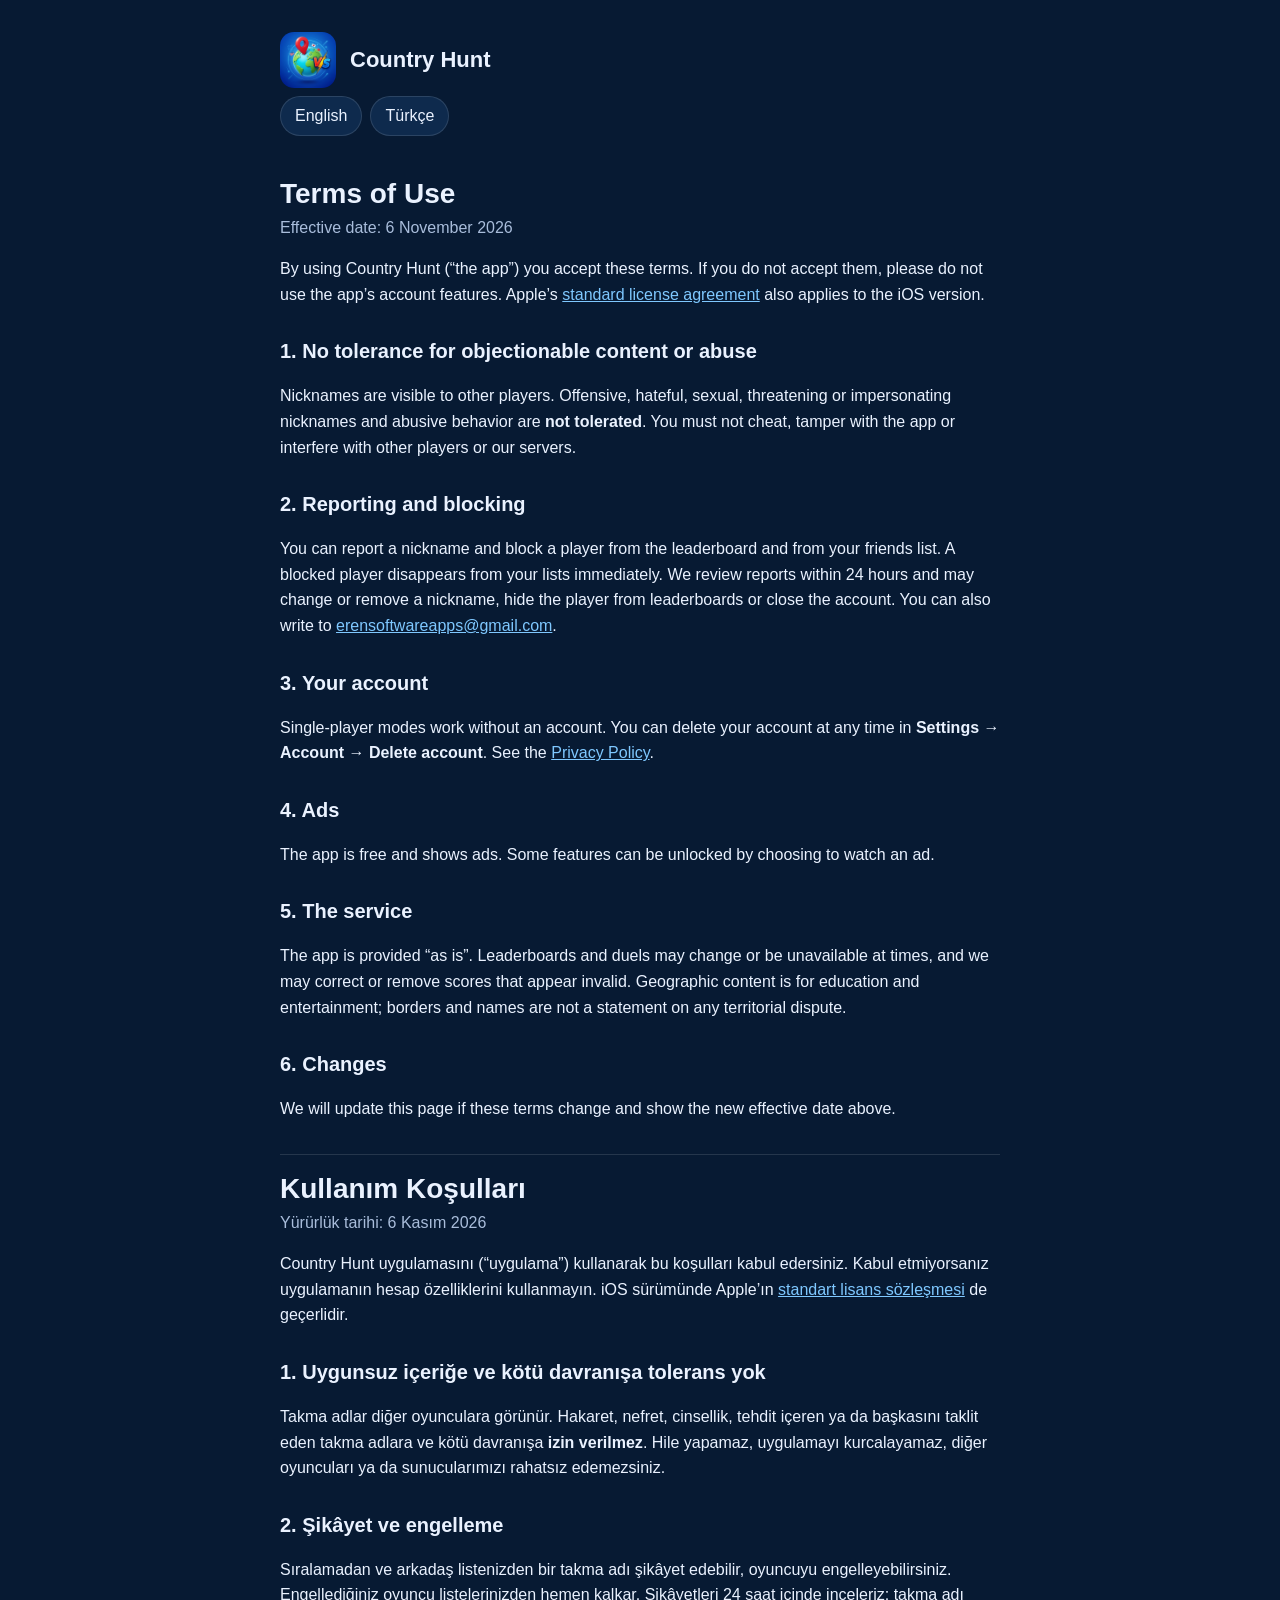
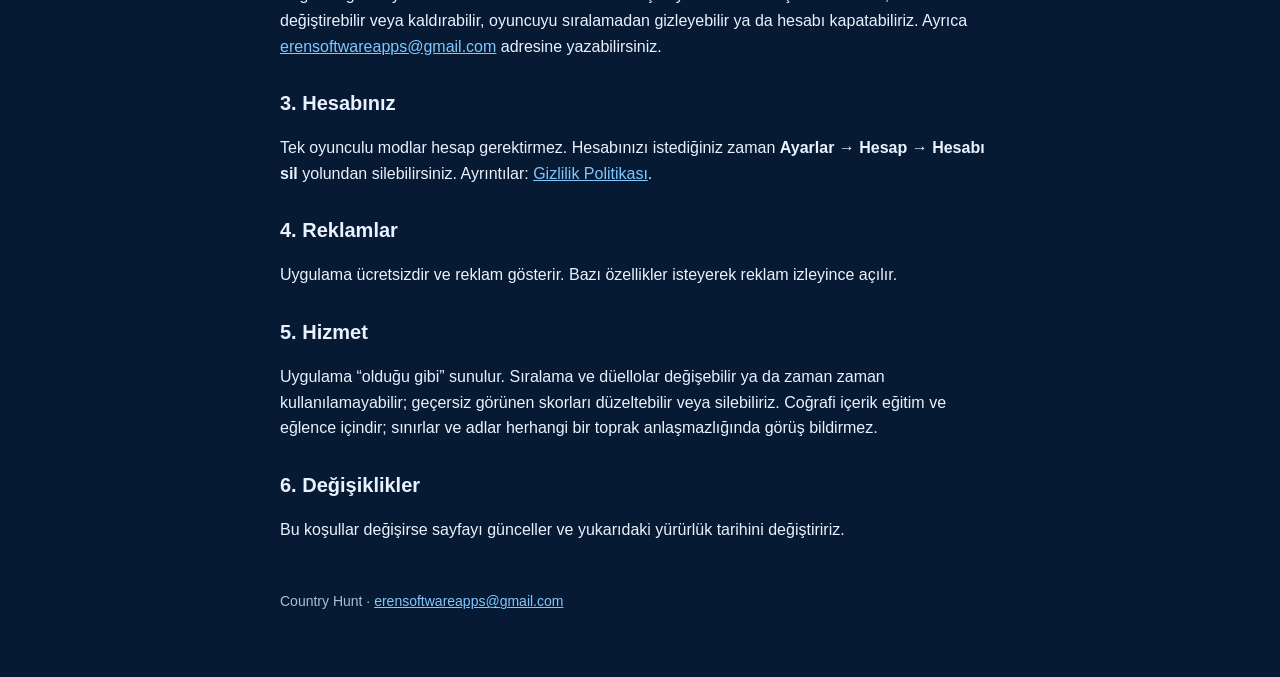
<file: country-hunt/terms/index.html>
<!doctype html>
<html lang="en">
<head>
  <meta charset="utf-8">
  <meta name="viewport" content="width=device-width, initial-scale=1">
  <title>Terms of Use · Country Hunt</title>
  <link rel="stylesheet" href="../style.css">
</head>
<body>
<main>
  <header>
    <img src="../icon.png" alt="">
    <span class="name">Country Hunt</span>
  </header>
  <nav class="lang"><a href="#en">English</a><a href="#tr">Türkçe</a></nav>

  <section class="lang-block" id="en" lang="en">
    <h1>Terms of Use</h1>
    <p class="meta">Effective date: 6 November 2026</p>

    <p>By using Country Hunt (“the app”) you accept these terms. If you do not accept them, please do not use the
      app’s account features. Apple’s
      <a href="https://www.apple.com/legal/internet-services/itunes/dev/stdeula/">standard license agreement</a>
      also applies to the iOS version.</p>

    <h2>1. No tolerance for objectionable content or abuse</h2>
    <p>Nicknames are visible to other players. Offensive, hateful, sexual, threatening or impersonating nicknames and
      abusive behavior are <strong>not tolerated</strong>. You must not cheat, tamper with the app or interfere with
      other players or our servers.</p>

    <h2>2. Reporting and blocking</h2>
    <p>You can report a nickname and block a player from the leaderboard and from your friends list. A blocked player
      disappears from your lists immediately. We review reports within 24 hours and may change or remove a nickname,
      hide the player from leaderboards or close the account. You can also write to
      <a href="mailto:erensoftwareapps@gmail.com">erensoftwareapps@gmail.com</a>.</p>

    <h2>3. Your account</h2>
    <p>Single-player modes work without an account. You can delete your account at any time in
      <strong>Settings → Account → Delete account</strong>. See the <a href="../privacy/">Privacy Policy</a>.</p>

    <h2>4. Ads</h2>
    <p>The app is free and shows ads. Some features can be unlocked by choosing to watch an ad.</p>

    <h2>5. The service</h2>
    <p>The app is provided “as is”. Leaderboards and duels may change or be unavailable at times, and we may correct
      or remove scores that appear invalid. Geographic content is for education and entertainment; borders and names
      are not a statement on any territorial dispute.</p>

    <h2>6. Changes</h2>
    <p>We will update this page if these terms change and show the new effective date above.</p>
  </section>

  <section class="lang-block" id="tr" lang="tr">
    <h1>Kullanım Koşulları</h1>
    <p class="meta">Yürürlük tarihi: 6 Kasım 2026</p>

    <p>Country Hunt uygulamasını (“uygulama”) kullanarak bu koşulları kabul edersiniz. Kabul etmiyorsanız uygulamanın
      hesap özelliklerini kullanmayın. iOS sürümünde Apple’ın
      <a href="https://www.apple.com/legal/internet-services/itunes/dev/stdeula/">standart lisans sözleşmesi</a>
      de geçerlidir.</p>

    <h2>1. Uygunsuz içeriğe ve kötü davranışa tolerans yok</h2>
    <p>Takma adlar diğer oyunculara görünür. Hakaret, nefret, cinsellik, tehdit içeren ya da başkasını taklit eden takma
      adlara ve kötü davranışa <strong>izin verilmez</strong>. Hile yapamaz, uygulamayı kurcalayamaz, diğer oyuncuları
      ya da sunucularımızı rahatsız edemezsiniz.</p>

    <h2>2. Şikâyet ve engelleme</h2>
    <p>Sıralamadan ve arkadaş listenizden bir takma adı şikâyet edebilir, oyuncuyu engelleyebilirsiniz. Engellediğiniz
      oyuncu listelerinizden hemen kalkar. Şikâyetleri 24 saat içinde inceleriz; takma adı değiştirebilir veya
      kaldırabilir, oyuncuyu sıralamadan gizleyebilir ya da hesabı kapatabiliriz. Ayrıca
      <a href="mailto:erensoftwareapps@gmail.com">erensoftwareapps@gmail.com</a> adresine yazabilirsiniz.</p>

    <h2>3. Hesabınız</h2>
    <p>Tek oyunculu modlar hesap gerektirmez. Hesabınızı istediğiniz zaman <strong>Ayarlar → Hesap → Hesabı sil</strong>
      yolundan silebilirsiniz. Ayrıntılar: <a href="../privacy/#tr">Gizlilik Politikası</a>.</p>

    <h2>4. Reklamlar</h2>
    <p>Uygulama ücretsizdir ve reklam gösterir. Bazı özellikler isteyerek reklam izleyince açılır.</p>

    <h2>5. Hizmet</h2>
    <p>Uygulama “olduğu gibi” sunulur. Sıralama ve düellolar değişebilir ya da zaman zaman kullanılamayabilir; geçersiz
      görünen skorları düzeltebilir veya silebiliriz. Coğrafi içerik eğitim ve eğlence içindir; sınırlar ve adlar
      herhangi bir toprak anlaşmazlığında görüş bildirmez.</p>

    <h2>6. Değişiklikler</h2>
    <p>Bu koşullar değişirse sayfayı günceller ve yukarıdaki yürürlük tarihini değiştiririz.</p>
  </section>

  <footer>Country Hunt · <a href="mailto:erensoftwareapps@gmail.com">erensoftwareapps@gmail.com</a></footer>
</main>
</body>
</html>
</file>
<file: country-hunt/style.css>
:root {
  --bg: #071a33;
  --panel: #0e2a4d;
  --text: #eaf2ff;
  --muted: #a9bddb;
  --accent: #2ed47a;
  --link: #7fc8ff;
  --border: rgba(255, 255, 255, 0.12);
}
* { box-sizing: border-box; }
body {
  margin: 0;
  background: var(--bg);
  color: var(--text);
  font: 16px/1.6 -apple-system, BlinkMacSystemFont, "Segoe UI", Roboto, "Noto Sans", Arial, sans-serif;
}
main { max-width: 760px; margin: 0 auto; padding: 32px 20px 64px; }
header { display: flex; align-items: center; gap: 14px; margin-bottom: 8px; }
header img { width: 56px; height: 56px; border-radius: 14px; }
header .name { font-weight: 800; font-size: 22px; }
nav.lang { margin: 8px 0 24px; display: flex; gap: 8px; flex-wrap: wrap; }
nav.lang a, a.button {
  display: inline-block; padding: 6px 14px; border-radius: 999px; border: 1px solid var(--border);
  color: var(--text); text-decoration: none; background: var(--panel);
}
a { color: var(--link); }
h1 { font-size: 28px; line-height: 1.25; margin: 8px 0 4px; }
h2 { font-size: 20px; margin: 28px 0 8px; }
h3 { font-size: 17px; margin: 18px 0 6px; }
p.meta { color: var(--muted); margin-top: 0; }
section.lang-block { border-top: 1px solid var(--border); padding-top: 8px; margin-top: 32px; }
section.lang-block:first-of-type { border-top: 0; margin-top: 0; }
ul { padding-left: 22px; }
li { margin: 4px 0; }
.card { background: var(--panel); border: 1px solid var(--border); border-radius: 18px; padding: 16px 20px; margin: 16px 0; }
ol.steps li { margin: 8px 0; }
footer { color: var(--muted); font-size: 14px; margin-top: 48px; }
</file>
